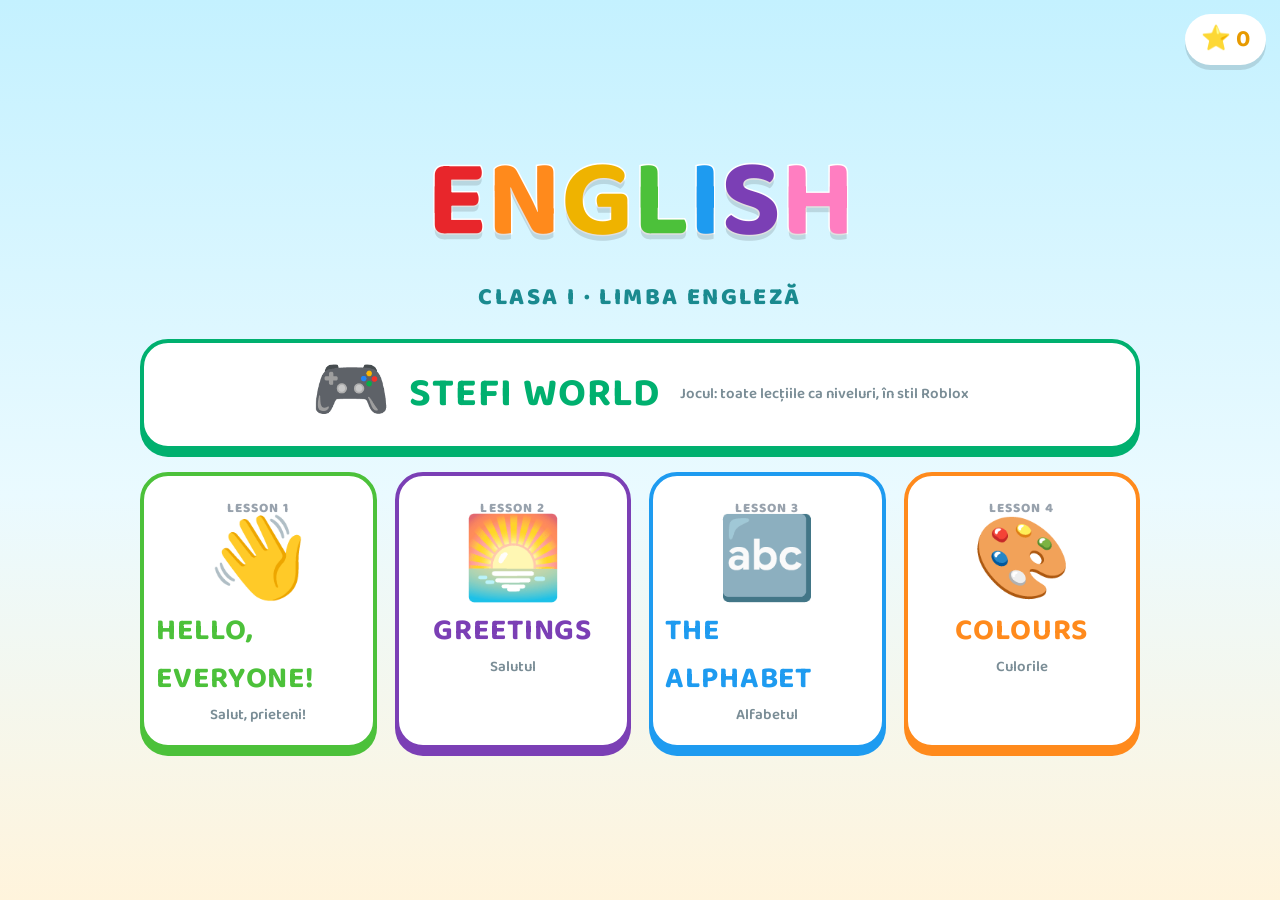
<file: index.html>
<!doctype html>
<html lang="en">
<head>
<meta charset="utf-8">
<meta name="viewport" content="width=device-width,initial-scale=1,maximum-scale=1,user-scalable=no">
<meta name="mobile-web-app-capable" content="yes">
<title>English with Stefi – Clasa I</title>
<link rel="preconnect" href="https://fonts.googleapis.com">
<link href="https://fonts.googleapis.com/css2?family=Baloo+2:wght@600;800&display=swap" rel="stylesheet">
<link rel="stylesheet" href="shared/common.css">
<style>
  html, body { overflow: auto; }
  main { min-height: 100%; display: flex; flex-direction: column; align-items: center; justify-content: center; gap: 2.5vh; padding: 24px 16px; }
  h1 { margin: 0; font-size: clamp(48px, 10vw, 110px); line-height: .95; text-align: center; }
  h1 span { display: inline-block; animation: bob 2.4s ease-in-out infinite; text-shadow: 0 6px 0 rgba(0,0,0,.12); -webkit-text-stroke: 3px #fff; paint-order: stroke fill; }
  .sub { margin: 0; font-weight: 800; color: #1a8a8f; font-size: clamp(16px, 2.2vw, 24px); letter-spacing: .1em; }
  #stars { position: fixed; top: 14px; right: 14px; }
  .lessons { display: grid; grid-template-columns: repeat(auto-fit, minmax(210px, 1fr)); gap: 18px; width: min(1000px, 94vw); }
  .lesson { padding: 22px 12px 18px; }
  .lesson b { font-size: clamp(54px, 8vw, 80px); }
  .lesson strong { font-size: clamp(20px, 2.8vw, 30px); }
  .lesson small { font-weight: 800; color: #98a2ad; letter-spacing: .08em; }
  .soon { opacity: .5; pointer-events: none; }
  .game { width: min(1000px, 94vw); flex-direction: row; justify-content: center; gap: 18px; padding: 16px; }
  .game b { font-size: 64px; } .game strong { font-size: clamp(26px, 3.4vw, 40px); }
</style>
</head>
<body data-mode="menu">
<div id="stars">⭐ <b>0</b></div>
<main>
  <h1 id="logo"></h1>
  <p class="sub">CLASA I · LIMBA ENGLEZĂ</p>
  <a class="card lesson game" href="game/" style="--c:#00b06f"><b>🎮</b><strong>STEFI WORLD</strong><em>Jocul: toate lecțiile ca niveluri, în stil Roblox</em></a>
  <div class="lessons">
    <a class="card lesson" href="hello.html" style="--c:#4cc13a"><small>LESSON 1</small><b>👋</b><strong>HELLO, EVERYONE!</strong><em>Salut, prieteni!</em></a>
    <a class="card lesson" href="greetings.html" style="--c:#7b3fb5"><small>LESSON 2</small><b>🌅</b><strong>GREETINGS</strong><em>Salutul</em></a>
    <a class="card lesson" href="alphabet.html" style="--c:#1e9bf0"><small>LESSON 3</small><b>🔤</b><strong>THE ALPHABET</strong><em>Alfabetul</em></a>
    <a class="card lesson" href="colours.html" style="--c:#ff8a1c"><small>LESSON 4</small><b>🎨</b><strong>COLOURS</strong><em>Culorile</em></a>
  </div>
</main>
<script type="module">
  const colours = ['#e8262b', '#ff8a1c', '#efb300', '#4cc13a', '#1e9bf0', '#7b3fb5', '#ff7ec1'];
  document.getElementById('logo').innerHTML = [...'ENGLISH'].map((ch, i) =>
    `<span style="color:${colours[i % 7]};animation-delay:${i * .15}s">${ch}</span>`).join('');
  document.querySelector('#stars b').textContent = localStorage.getItem('stefi-stars') || 0;
</script>
</body>
</html>
</file>
<file: shared/common.css>
:root { --teal: #3cc3c8; --ink: #23414d; }
* { box-sizing: border-box; -webkit-tap-highlight-color: transparent; user-select: none; -webkit-user-select: none; }
html, body { margin: 0; height: 100%; overflow: hidden; font-family: 'Baloo 2', system-ui, sans-serif; color: var(--ink);
  background: linear-gradient(180deg, #c4f1ff 0%, #eafaff 55%, #fff4dc 100%); }
canvas { position: fixed; inset: 0; touch-action: none; }
button { font-family: inherit; cursor: pointer; }
#tint { position: fixed; inset: 0; background-color: transparent; opacity: .4; transition: background-color .8s; pointer-events: none; }

#top { position: fixed; top: 0; left: 0; right: 0; display: none; align-items: center; gap: 10px; padding: 12px 14px; pointer-events: none; }
#top > * { pointer-events: auto; }
body:not([data-mode=home]) #top { display: flex; }
.icon { width: 56px; height: 56px; flex: none; border-radius: 50%; border: none; background: #fff; font-size: 27px; line-height: 1;
  box-shadow: 0 5px 0 rgba(0,0,0,.12); transition: transform .08s; }
.icon:active { transform: translateY(4px); box-shadow: 0 1px 0 rgba(0,0,0,.12); }
.icon.on { background: #ff5c8a; animation: pulse 1s infinite; }
@keyframes pulse { 50% { transform: scale(1.12); } }
#title { flex: 1; text-align: center; color: #1a8a8f; font-weight: 800; font-size: clamp(15px, 2.4vw, 28px); letter-spacing: .03em; }
#stars { font-size: 24px; font-weight: 800; color: #e79a00; background: #fff; border-radius: 30px; padding: 6px 16px; box-shadow: 0 5px 0 rgba(0,0,0,.12); }
#replayBtn, #micBtn { display: none; }

#bubble { position: fixed; left: 50%; bottom: 96px; transform: translateX(-50%) scale(1); background: #fff; border: 4px solid var(--teal);
  border-radius: 28px; padding: 8px 26px; font-size: clamp(19px, 3vw, 36px); font-weight: 800; max-width: 92vw; text-align: center;
  box-shadow: 0 6px 0 rgba(0,0,0,.08); transition: transform .25s cubic-bezier(.3,1.6,.5,1), opacity .2s; pointer-events: none; line-height: 1.2; }
#bubble.hidden { opacity: 0; transform: translateX(-50%) scale(.6); }
#bubble small { display: block; font-size: .6em; color: #ff5c8a; }

#bottom { position: fixed; bottom: 14px; left: 0; right: 0; display: flex; justify-content: center; gap: 12px; pointer-events: none; padding: 0 8px; }
#bottom > * { pointer-events: auto; display: none; }
.big { border: none; background: var(--teal); color: #fff; font-size: clamp(18px, 2.6vw, 28px); font-weight: 800; padding: 10px 30px;
  border-radius: 40px; box-shadow: 0 6px 0 #25989c; letter-spacing: .04em; }
.big:active { transform: translateY(5px); box-shadow: 0 1px 0 #25989c; }
.big:disabled { opacity: .5; }
.big.alt { background: #fff; color: #1a8a8f; box-shadow: 0 6px 0 rgba(0,0,0,.12); }

#home { position: fixed; inset: 0; display: none; flex-direction: column; align-items: center; justify-content: center; gap: 2vh; pointer-events: none; padding: 16px; }
[data-mode=home] #home { display: flex; }
#home h1 { margin: 0; font-size: clamp(56px, 12vw, 130px); line-height: .9; letter-spacing: .02em; }
#home h1 span { display: inline-block; animation: bob 2.4s ease-in-out infinite; text-shadow: 0 6px 0 rgba(0,0,0,.12); -webkit-text-stroke: 3px #fff; paint-order: stroke fill; }
@keyframes bob { 50% { transform: translateY(-10px) rotate(-3deg); } }
#home p { margin: 0; font-weight: 800; color: #1a8a8f; font-size: clamp(16px, 2.2vw, 24px); letter-spacing: .1em; }
.cards { display: grid; grid-template-columns: 1fr 1fr; gap: 14px; width: min(620px, 94vw); pointer-events: auto; margin-top: 1vh; }
.card { border-radius: 28px; padding: 14px 10px; background: #fff; box-shadow: 0 7px 0 var(--c); border: 4px solid var(--c);
  display: flex; flex-direction: column; align-items: center; transition: transform .1s; text-decoration: none; }
.card:active { transform: translateY(6px); box-shadow: 0 1px 0 var(--c); }
.card b { font-size: clamp(36px, 6vw, 56px); line-height: 1.1; }
.card strong { font-size: clamp(16px, 2.4vw, 24px); color: var(--c); letter-spacing: .03em; }
.card em { font-style: normal; font-size: clamp(12px, 1.6vw, 15px); color: #7a8d96; font-weight: 600; }
.back { position: fixed; top: 14px; left: 14px; display: none; align-items: center; gap: 6px; padding: 8px 18px; border-radius: 30px; background: #fff;
  color: #1a8a8f; font-weight: 800; font-size: 18px; text-decoration: none; box-shadow: 0 5px 0 rgba(0,0,0,.12); pointer-events: auto; }
[data-mode=home] .back { display: flex; }

/* Speech bubbles and name tags that follow 3D characters */
.speech { position: fixed; left: 0; top: 0; background: #fff; border: 3px solid var(--teal); border-radius: 20px; padding: 6px 16px; font-weight: 800;
  font-size: clamp(14px, 2vw, 22px); color: var(--ink); max-width: 280px; width: max-content; text-align: center; pointer-events: none;
  box-shadow: 0 4px 0 rgba(0,0,0,.08); transition: opacity .2s; line-height: 1.2; }
.speech::after { content: ''; position: absolute; left: 50%; bottom: -13px; transform: translateX(-50%); border: 10px solid transparent; border-top-color: var(--teal); border-bottom: 0; }
.speech.hidden { opacity: 0; }
.tag { position: fixed; left: 0; top: 0; font-weight: 800; font-size: clamp(13px, 1.8vw, 20px); color: #fff; background: var(--teal); padding: 1px 12px;
  border-radius: 14px; pointer-events: none; transition: opacity .3s; letter-spacing: .04em; }
.tag.me { background: #ff5c8a; }
.tag.hidden { opacity: 0; }
</file>
